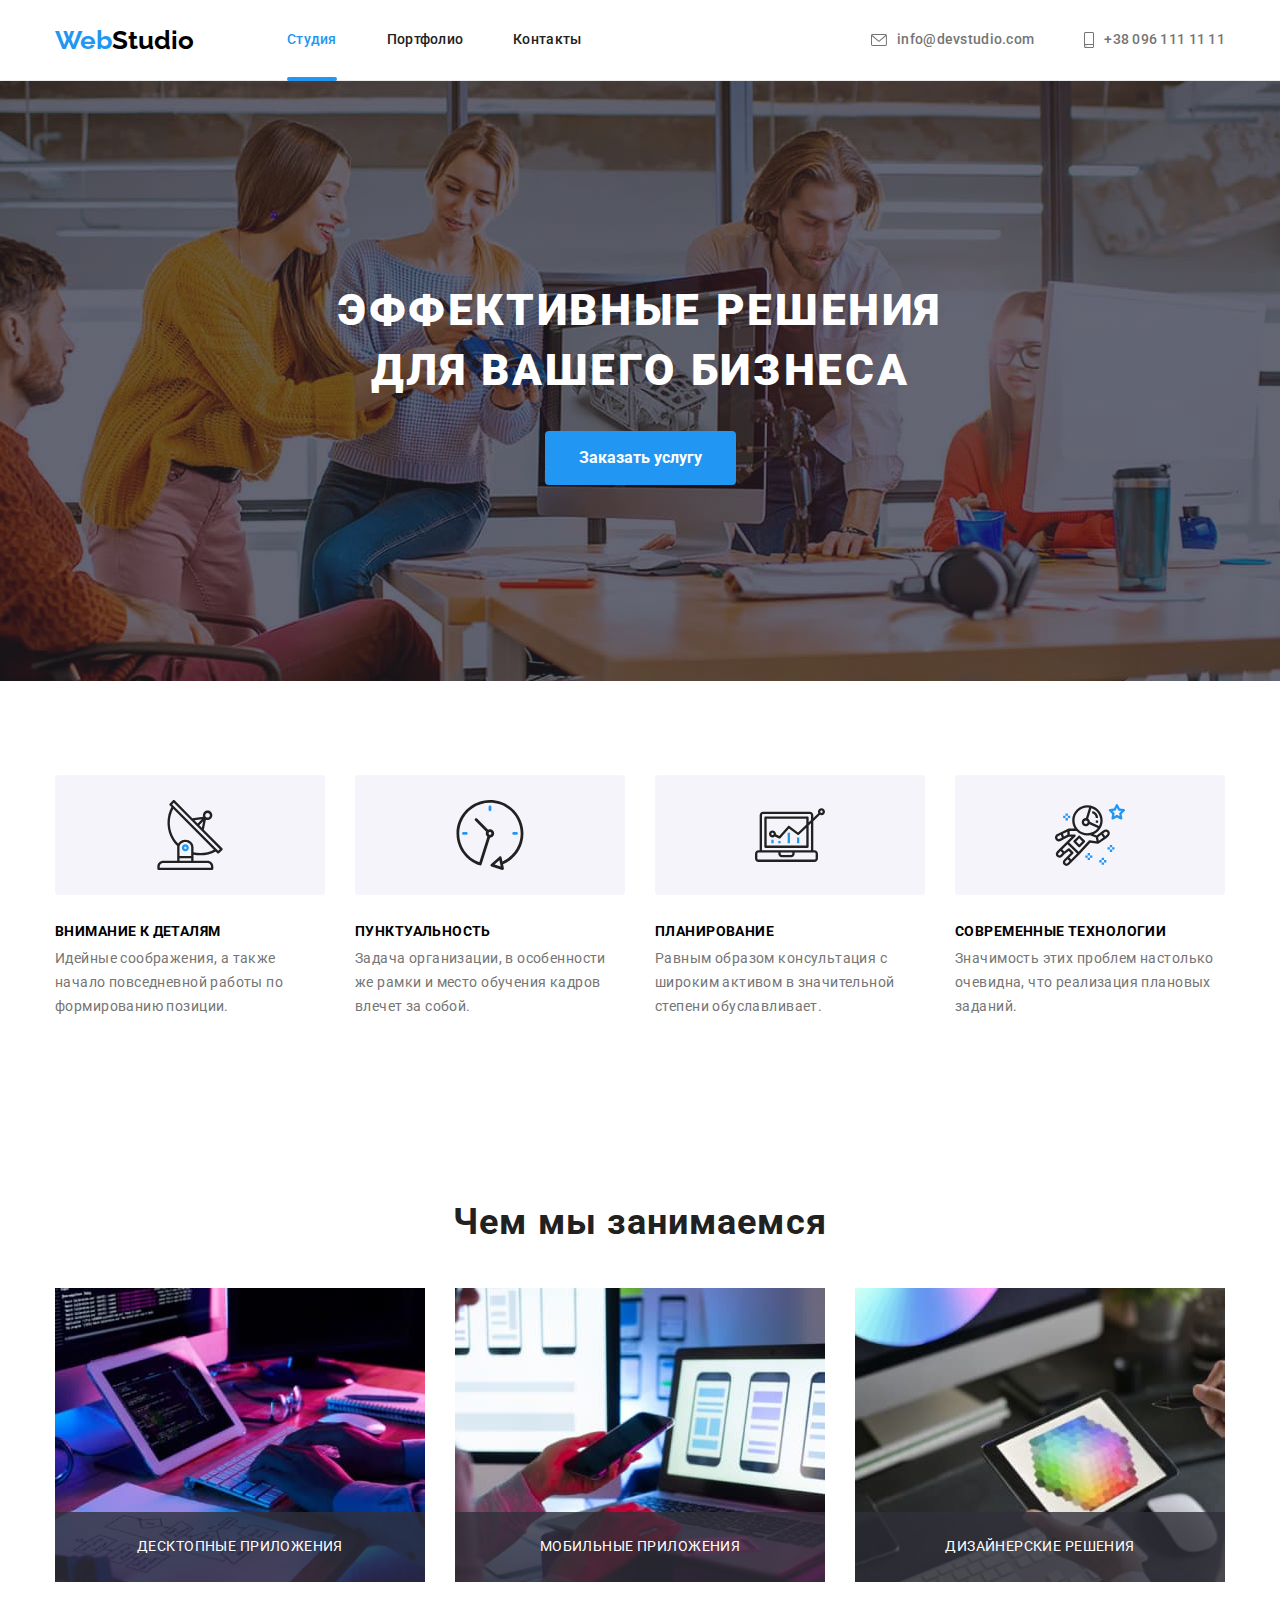
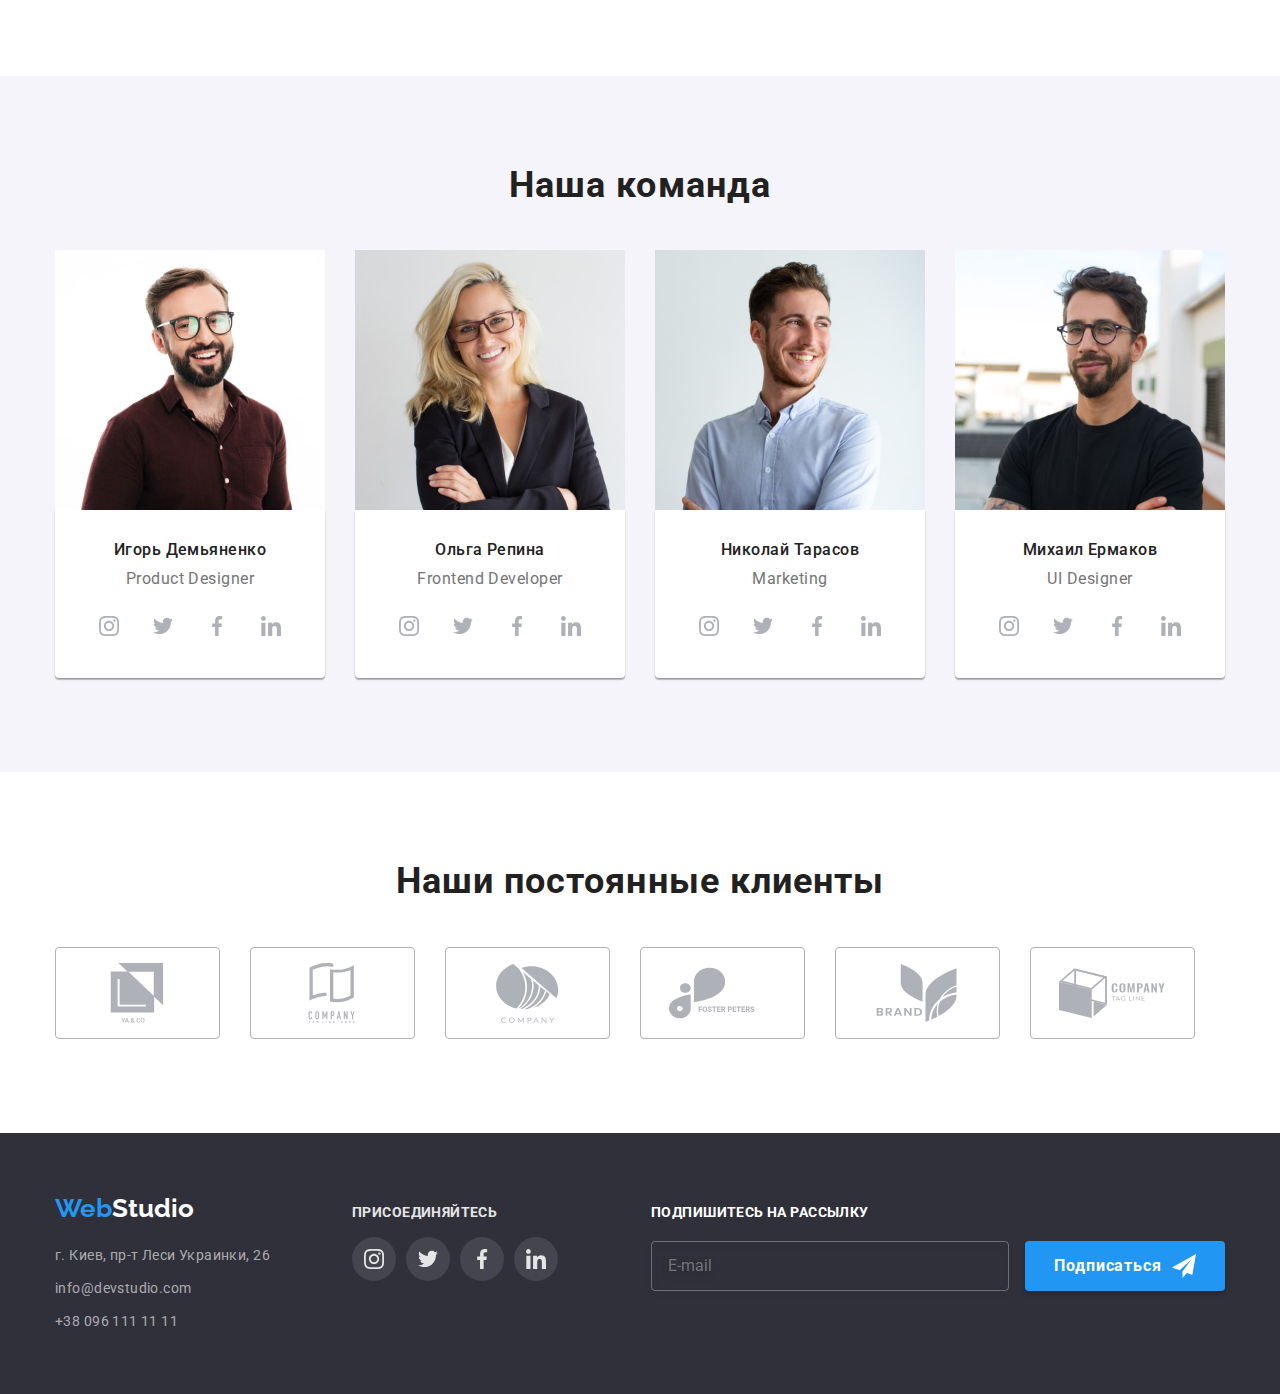
<file: index.html>
<!DOCTYPE html>
<html lang="ru">
  <head>
    <meta charset="UTF-8" />
    <meta http-equiv="X-UA-Compatible" content="IE=edge" />
    <meta name="viewport" content="width=device-width, initial-scale=1.0" />
    <title>Студия</title>
    <link
      href="https://fonts.googleapis.com/css2?family=Raleway:wght@700&family=Roboto:wght@400;500;700;900&display=swap"
      rel="stylesheet"
    />
    <link
      rel="stylesheet"
      href="https://cdnjs.cloudflare.com/ajax/libs/modern-normalize/1.1.0/modern-normalize.css"
      integrity="sha512-Y0MM+V6ymRKN2zStTqzQ227DWhhp4Mzdo6gnlRnuaNCbc+YN/ZH0sBCLTM4M0oSy9c9VKiCvd4Jk44aCLrNS5Q=="
      crossorigin="anonymous"
      referrerpolicy="no-referrer"
    />

    <link rel="stylesheet" href="./css/style.css" />
  </head>
  <body>
    <header class="header">
      <div class="container header-container">
        <nav class="nav">
          <a class="logo" href="#">
            <span class="logo-accent">Web</span>Studio</a
          >
          <ul class="site-nav">
            <li class="item">
              <a
                class="menu-link current-link"
                href="./index.html"
                class="current"
                >Студия</a
              >
            </li>
            <li class="item">
              <a class="menu-link" href="./portfolio.html" class="link"
                >Портфолио</a
              >
            </li>
            <li class="item">
              <a class="menu-link" href="#" class="link">Контакты</a>
            </li>
          </ul>
        </nav>

        <ul class="contact-link">
          <li class="item">
            <a href="mailto:info@devstudio.com" class="contact"
              ><svg width="16" height="12" class="contact-icon">
                <use
                  class="contact-use"
                  href="./images/sprite.svg#envelope"
                ></use></svg
              >info@devstudio.com</a
            >
          </li>
          <li class="item">
            <a href="tel:+380961111111" class="contact"
              ><svg width="10" height="16" class="contact-icon">
                <use href="./images/sprite.svg#smartphone"></use>
              </svg>
              +38 096 111 11 11</a
            >
          </li>
        </ul>
      </div>
    </header>
    <main>
      <section class="hero">
        <h1 class="hero-text">Эффективные решения для вашего бизнеса</h1>
        <button data-modal-open type="button" class="hero-button">
          Заказать услугу
        </button>
      </section>

      <section class="section">
        <div class="container">
          <h2 class="visually-hidden">Наши преимущества</h2>
          <ul class="benefit-list">
            <li class="item-b">
              <div class="benefit-img">
                <svg class="benefit-icon" width="70" height="70">
                  <use href="./images/sprite.svg#antenna"></use>
                </svg>
              </div>
              <h3 class="benefit">Внимание к деталям</h3>
              <p class="benefit-text">
                Идейные соображения, а также начало повседневной работы по
                формированию позиции.
              </p>
            </li>
            <li class="item-b">
              <div class="benefit-img">
                <svg class="benefit-icon" width="70" height="70">
                  <use href="./images/sprite.svg#clock"></use>
                </svg>
              </div>
              <h3 class="benefit">Пунктуальность</h3>
              <p class="benefit-text">
                Задача организации, в особенности же рамки и место обучения
                кадров влечет за собой.
              </p>
            </li>

            <li class="item-b">
              <div class="benefit-img">
                <svg class="benefit-icon" width="70" height="70">
                  <use href="./images/sprite.svg#diagram"></use>
                </svg>
              </div>
              <h3 class="benefit">Планирование</h3>
              <p class="benefit-text">
                Равным образом консультация с широким активом в значительной
                степени обуславливает.
              </p>
            </li>
            <li class="item-b">
              <div class="benefit-img">
                <svg class="benefit-icon" width="70" height="70">
                  <use href="./images/sprite.svg#astronaut"></use>
                </svg>
              </div>
              <h3 class="benefit">Современные технологии</h3>
              <p class="benefit-text">
                Значимость этих проблем настолько очевидна, что реализация
                плановых заданий.
              </p>
            </li>
          </ul>
        </div>
      </section>

      <section class="section">
        <div class="container">
          <h2 class="header-section">Чем мы занимаемся</h2>
          <ul class="boxes">
            <li class="box">
              <img
                src="./images/box1.jpg"
                alt="Изображение верстки html кода"
                width="370"
                height="294"
              />
              <p class="box-discription">Десктопные приложения</p>
            </li>
            <li class="box">
              <img
                src="./images/box2.jpg"
                alt="Изображение процесса адпитвного дизайна"
                width="370"
                height="294"
              />
              <p class="box-discription">Мобильные приложения</p>
            </li>
            <li class="box">
              <img
                src="./images/box3.jpg"
                alt="Изображение процесса цветовой стилизации"
                width="370"
                height="294"
              />
              <p class="box-discription">Дизайнерские решения</p>
            </li>
          </ul>
        </div>
      </section>

      <section class="section team-section">
        <div class="container">
          <h2 class="header-section">Наша команда</h2>
          <ul class="team">
            <li class="team-item">
              <img
                src="./images/foto1.jpg"
                alt="фото Product Designer"
                width="270"
                height="260"
              />
              <div class="item-description">
                <h3 class="team-title">Игорь Демьяненко</h3>
                <p class="team-text">Product Designer</p>
                <ul class="social-list">
                  <li class="social-item">
                    <a href="" class="social-link">
                      <svg class="social-icon" width="20" height="20">
                        <use href="./images/sprite.svg#instagram"></use></svg
                    ></a>
                  </li>
                  <li class="social-item">
                    <a href="" class="social-link">
                      <svg class="social-icon" width="20" height="20">
                        <use href="./images/sprite.svg#twitter"></use></svg
                    ></a>
                  </li>
                  <li class="social-item">
                    <a href="" class="social-link">
                      <svg class="social-icon" width="20" height="20">
                        <use href="./images/sprite.svg#facebook"></use></svg
                    ></a>
                  </li>
                  <li class="social-item">
                    <a href="" class="social-link">
                      <svg class="social-icon" width="20" height="20">
                        <use href="./images/sprite.svg#linkedin"></use></svg
                    ></a>
                  </li>
                </ul>
              </div>
            </li>
            <li class="team-item">
              <img
                src="./images/foto2.jpg"
                alt="фото Frontend Developer"
                width="270"
                height="260"
              />
              <div class="item-description">
                <h3 class="team-title">Ольга Репина</h3>
                <p class="team-text">Frontend Developer</p>
                <ul class="social-list">
                  <li class="social-item">
                    <a href="" class="social-link">
                      <svg class="social-icon" width="20" height="20">
                        <use href="./images/sprite.svg#instagram"></use></svg
                    ></a>
                  </li>
                  <li class="social-item">
                    <a href="" class="social-link">
                      <svg class="social-icon" width="20" height="20">
                        <use href="./images/sprite.svg#twitter"></use></svg
                    ></a>
                  </li>
                  <li class="social-item">
                    <a href="" class="social-link">
                      <svg class="social-icon" width="20" height="20">
                        <use href="./images/sprite.svg#facebook"></use></svg
                    ></a>
                  </li>
                  <li class="social-item">
                    <a href="" class="social-link">
                      <svg class="social-icon" width="20" height="20">
                        <use href="./images/sprite.svg#linkedin"></use></svg
                    ></a>
                  </li>
                </ul>
              </div>
            </li>
            <li class="team-item">
              <img
                src="./images/foto3.jpg"
                alt="фото Marketing"
                width="270"
                height="260"
              />
              <div class="item-description">
                <h3 class="team-title">Николай Тарасов</h3>
                <p class="team-text">Marketing</p>
                <ul class="social-list">
                  <li class="social-item">
                    <a href="" class="social-link">
                      <svg class="social-icon" width="20" height="20">
                        <use href="./images/sprite.svg#instagram"></use></svg
                    ></a>
                  </li>
                  <li class="social-item">
                    <a href="" class="social-link">
                      <svg class="social-icon" width="20" height="20">
                        <use href="./images/sprite.svg#twitter"></use></svg
                    ></a>
                  </li>
                  <li class="social-item">
                    <a href="" class="social-link">
                      <svg class="social-icon" width="20" height="20">
                        <use href="./images/sprite.svg#facebook"></use></svg
                    ></a>
                  </li>
                  <li class="social-item">
                    <a href="" class="social-link">
                      <svg class="social-icon" width="20" height="20">
                        <use href="./images/sprite.svg#linkedin"></use></svg
                    ></a>
                  </li>
                </ul>
              </div>
            </li>
            <li class="team-item">
              <img
                src="./images/foto4.jpg"
                alt="фото UI Designer"
                width="270"
                height="260"
              />
              <div class="item-description">
                <h3 class="team-title">Михаил Ермаков</h3>
                <p class="team-text">UI Designer</p>
                <ul class="social-list">
                  <li class="social-item">
                    <a href="" class="social-link">
                      <svg class="social-icon" width="20" height="20">
                        <use href="./images/sprite.svg#instagram"></use></svg
                    ></a>
                  </li>
                  <li class="social-item">
                    <a href="" class="social-link">
                      <svg class="social-icon" width="20" height="20">
                        <use href="./images/sprite.svg#twitter"></use></svg
                    ></a>
                  </li>
                  <li class="social-item">
                    <a href="" class="social-link">
                      <svg class="social-icon" width="20" height="20">
                        <use href="./images/sprite.svg#facebook"></use></svg
                    ></a>
                  </li>
                  <li class="social-item">
                    <a href="" class="social-link">
                      <svg class="social-icon" width="20" height="20">
                        <use href="./images/sprite.svg#linkedin"></use></svg
                    ></a>
                  </li>
                </ul>
              </div>
            </li>
          </ul>
        </div>
      </section>
      <section class="clients section">
        <div class="container">
          <h2 class="header-section">Наши постоянные клиенты</h2>
          <ul class="clients-list">
            <li class="client-item">
              <a href="#" class="client-link">
                <svg class="client-icon" width="106px" height="60px">
                  <use href="./images/sprite.svg#logo1"></use>
                </svg>
              </a>
            </li>
            <li class="client-item">
              <a href="#" class="client-link">
                <svg class="client-icon" width="106" height="60">
                  <use href="./images/sprite.svg#logo2"></use>
                </svg>
              </a>
            </li>
            <li class="client-item">
              <a href="#" class="client-link">
                <svg class="client-icon" width="106" height="60">
                  <use href="./images/sprite.svg#logo3"></use>
                </svg>
              </a>
            </li>
            <li class="client-item">
              <a href="#" class="client-link">
                <svg class="client-icon" width="106" height="60">
                  <use href="./images/sprite.svg#logo4"></use>
                </svg>
              </a>
            </li>
            <li class="client-item">
              <a href="#" class="client-link">
                <svg class="client-icon" width="106" height="60">
                  <use href="./images/sprite.svg#logo5"></use>
                </svg>
              </a>
            </li>
            <li class="client-item">
              <a href="#" class="client-link">
                <svg class="client-icon" width="106" height="60">
                  <use href="./images/sprite.svg#logo6"></use>
                </svg>
              </a>
            </li>
          </ul>
        </div>
      </section>
    </main>
    <footer class="footer">
      <div class="container footer-container">
        <div class="secondary-footer-section">
          <a class="logo-footer" href="#">
            <span class="logo-accent">Web</span>Studio</a
          >
          <address>
            <ul class="boxes-address">
              <li class="addres-item">
                <a href="=" class="address-link">
                  г. Киев, пр-т Леси Украинки, 26
                </a>
              </li>
              <li class="addres-item">
                <a href="mailto:info@devstudio.com" class="address-link"
                  >info@devstudio.com</a
                >
              </li>
              <li class="addres-item">
                <a href="tel:+380961111111" class="address-link"
                  >+38 096 111 11 11</a
                >
              </li>
            </ul>
          </address>
        </div>
        <div class="footer-social">
          <p class="join">присоединяйтесь</p>
          <ul class="social-list list">
            <li class="social-item">
              <a href="#" class="footer-social-link">
                <svg class="footer-social-icon" width="20" height="20">
                  <use href="./images/sprite.svg#instagram"></use>
                </svg>
              </a>
            </li>
            <li class="social-item">
              <a href="#" class="footer-social-link">
                <svg class="footer-social-icon" width="20" height="20">
                  <use href="./images/sprite.svg#twitter"></use>
                </svg>
              </a>
            </li>
            <li class="social-item">
              <a href="#" class="footer-social-link">
                <svg class="footer-social-icon" width="20" height="20">
                  <use href="./images/sprite.svg#facebook"></use>
                </svg>
              </a>
            </li>
            <li class="social-item">
              <a href="#" class="footer-social-link">
                <svg class="footer-social-icon" width="20" height="20">
                  <use href="./images/sprite.svg#linkedin"></use>
                </svg>
              </a>
            </li>
          </ul>
        </div>

        <div class="footer-subscribe-form">
          <form action="#" class="footer-form">
          <p class="footer-form-head">Подпишитесь на рассылку</p>
          <label class="footer-form-field">
            <input
              type="email"
              class="footer-form-input"
              name="email"
              placeholder="E-mail"
            />
          </label>
          <button type="submit" class="footer-form-button">
            Подписаться
            <svg class="footer-form-icon" width="24" height="24">
              <use href="./images/sprite.svg#send"></use>
            </svg>
          </button>
          </form>
        </div>
      </div>
    </footer>
    <div class="backdrop is-hidden" data-modal>
      <div class="modal">
        <button type="button" class="modal-btn" data-modal-close>
          <svg class="modal-close-icon" width="11" height="11">
            <use href="./images/sprite.svg#close"></use>
          </svg>
        </button>

        <form action="#" class="modal-form">
          <p class="modal-form-head">Оставьте свои данные, мы вам перезвоним</p>
          <label class="modal-form-field"
            >Имя
            <span class="modal-form-wraper">
              <input type="text" class="modal-form-input" name="user-name" />
              <svg class="modal-form-icon" width="18" height="18">
                <use href="./images/sprite.svg#person"></use>
              </svg>
            </span>
          </label>
          <label class="modal-form-field"
            >Телефон
            <span class="modal-form-wraper">
              <input type="tel" class="modal-form-input" name="user-tel" />
              <svg class="modal-form-icon" width="18" height="18">
                <use href="./images/sprite.svg#phone"></use>
              </svg>
            </span>
          </label>
          <label class="modal-form-field"
            >Почта
            <span class="modal-form-wraper">
              <input type="email" class="modal-form-input" name="user-email" />
              <svg class="modal-form-icon" width="18" height="18">
                <use href="./images/sprite.svg#email"></use>
              </svg>
            </span>
          </label>
          <label class="modal-form-field form-massage"
            >Комментарий
            <textarea
              class="modal-form-massage"
              name="user-massage"
              placeholder="Введите текст"
            ></textarea>
          </label>

          <input
            type="checkbox"
            id="accept-policy"
            class="modal-form-checkbox visually-hidden"
          />
          <label for="accept-policy" class="modal-form-checkbox-label"
            >Соглашаюсь с рассылкой и принимаю&nbsp
            <a href="#">Условия договора</a></label>
          <button type="submit" class="modal-form-button">Отправить</button>
        </form>
      </div>
    </div>
  </body>
  <script src="./js/modal.js"></script>
</html>
</file>
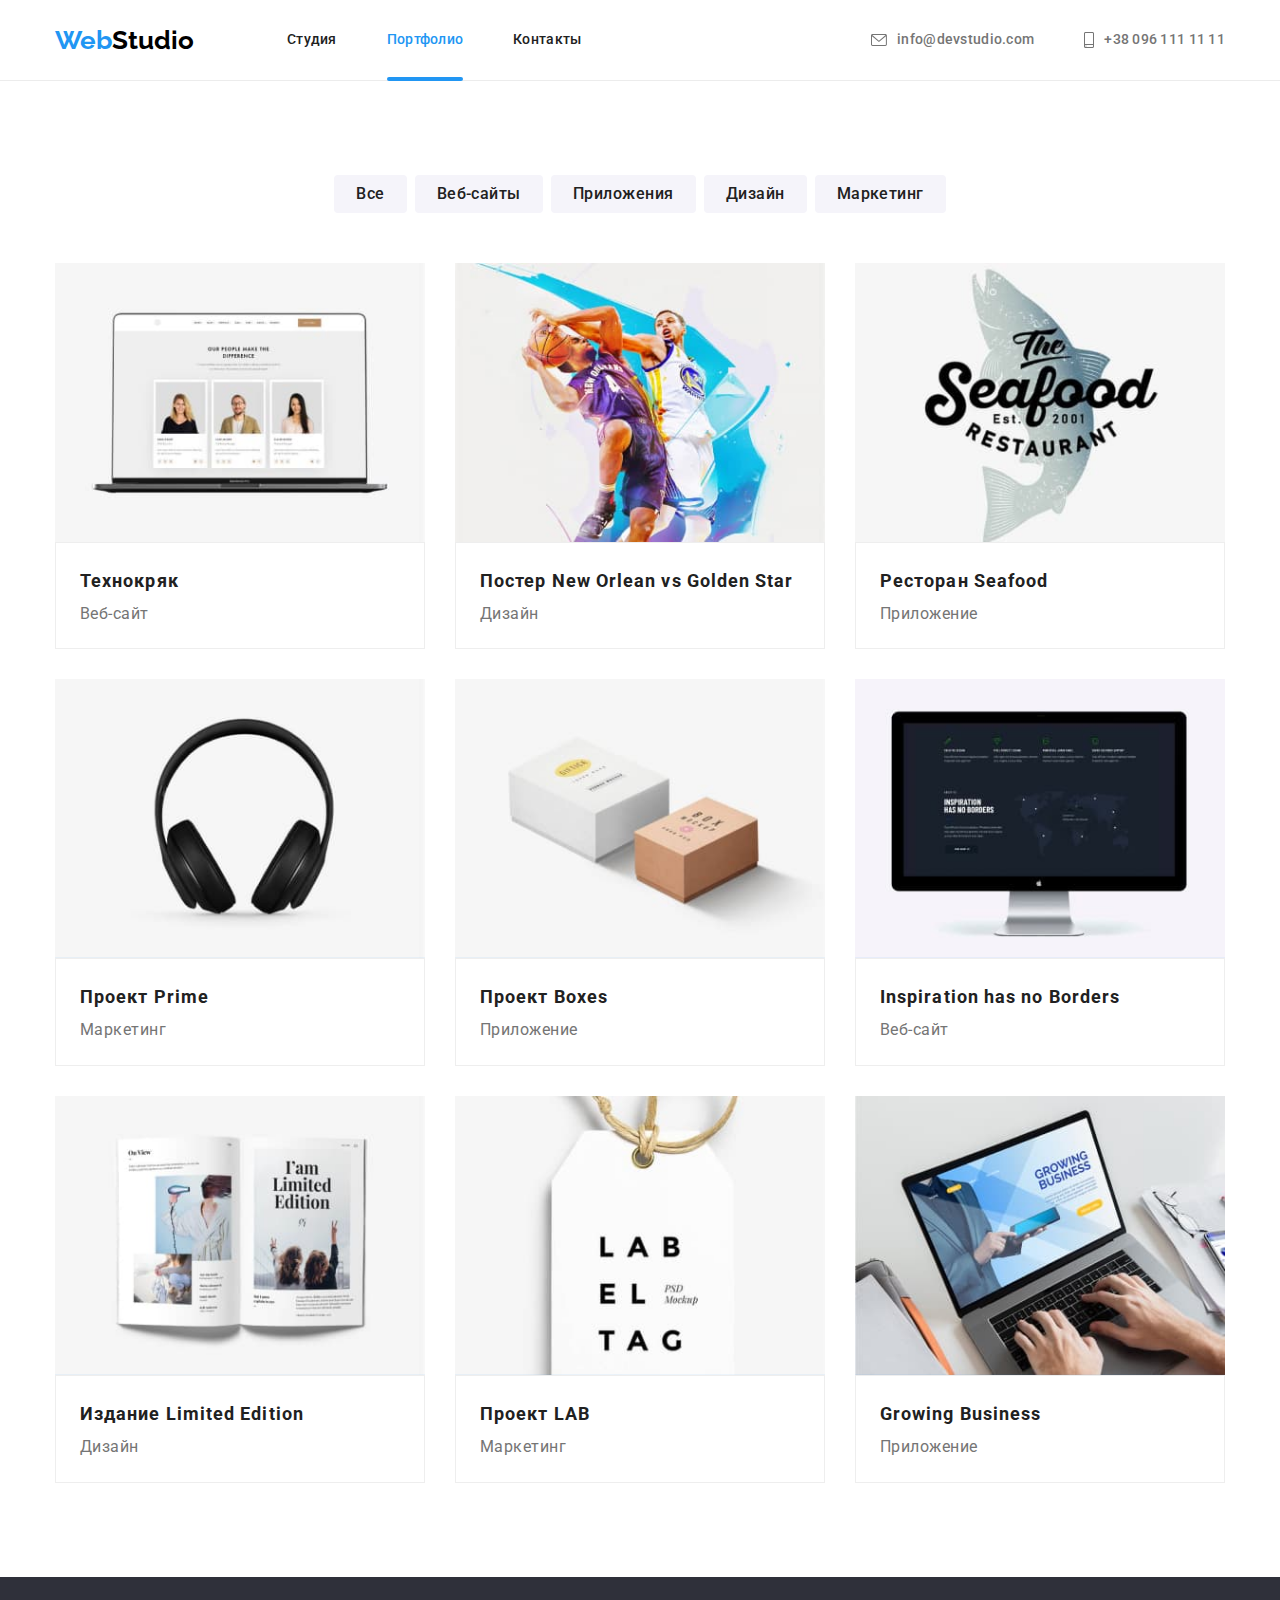
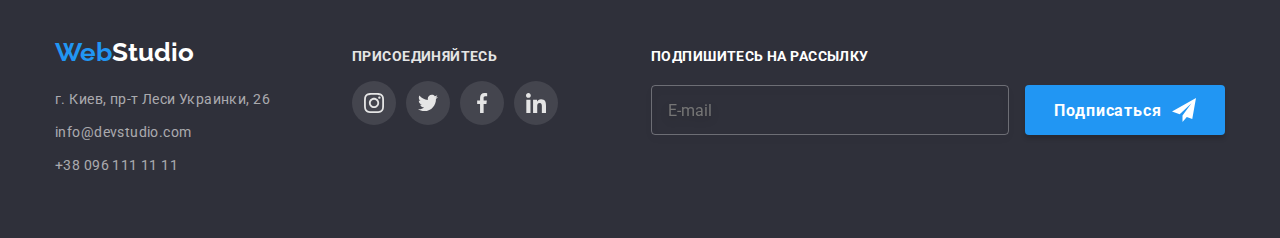
<file: portfolio.html>
<!DOCTYPE html>
<html lang="ru">
  <head>
    <meta charset="UTF-8" />
    <meta http-equiv="X-UA-Compatible" content="IE=edge" />
    <meta name="viewport" content="width=device-width, initial-scale=1.0" />
    <title>Портфолио</title>
    <link
      href="https://fonts.googleapis.com/css2?family=Raleway:wght@700&family=Roboto:wght@400;500;700;900&display=swap"
      rel="stylesheet"
    />
    <link
      rel="stylesheet"
      href="https://cdnjs.cloudflare.com/ajax/libs/modern-normalize/1.1.0/modern-normalize.css"
      integrity="sha512-Y0MM+V6ymRKN2zStTqzQ227DWhhp4Mzdo6gnlRnuaNCbc+YN/ZH0sBCLTM4M0oSy9c9VKiCvd4Jk44aCLrNS5Q=="
      crossorigin="anonymous"
      referrerpolicy="no-referrer"
    />
    <link rel="stylesheet" href="./css/style.css" />
  </head>
  <body>
    <header class="header">
      <div class="container header-container">
        <nav class="nav">
          <a class="logo" href="#">
            <span class="logo-accent">Web</span>Studio</a
          >
          <ul class="site-nav">
            <li class="item">
              <a class="menu-link" href="./index.html" class="link">Студия</a>
            </li>
            <li class="item">
              <a
                class="menu-link current-link"
                href="./portfolio.html"
                class="current"
                >Портфолио</a
              >
            </li>
            <li class="item">
              <a class="menu-link" href="#" class="link">Контакты</a>
            </li>
          </ul>
        </nav>

        <ul class="contact-link">
          <li class="item">
            <a href="mailto:info@devstudio.com" class="contact"
              ><svg width="16" height="12" class="contact-icon">
                <use
                  class="contact-use"
                  href="./images/sprite.svg#envelope"
                ></use></svg
              >info@devstudio.com</a
            >
          </li>
          <li class="item">
            <a href="tel:+380961111111" class="contact"
              ><svg width="10" height="16" class="contact-icon">
                <use href="./images/sprite.svg#smartphone"></use>
              </svg>
              +38 096 111 11 11</a
            >
          </li>
        </ul>
      </div>
    </header>
    <main>
      <section class="section">
        <div class="container">
          <h1 class="visually-hidden">Наши проекты</h1>
          <ul class="filter-buttons">
            <li class="filter-items">
              <button type="button" class="filter-btn">Все</button>
            </li>
            <li class="filter-items">
              <button type="button" class="filter-btn">Веб-сайты</button>
            </li>
            <li class="filter-items">
              <button type="button" class="filter-btn">Приложения</button>
            </li>
            <li class="filter-items">
              <button type="button" class="filter-btn">Дизайн</button>
            </li>
            <li class="filter-items">
              <button type="button" class="filter-btn">Маркетинг</button>
            </li>
          </ul>

          <ul class="gal-projects">
            <li class="gal-element">
              <a href="" class="gal-link">
                <div class="project-item">
                  <img
                    src="./images/technokryak_project.jpg"
                    alt="Технокряк"
                    width="390"
                    height="294"
                  />
                  <div class="overlay-text">
                    <p class="project-picture-txt">
                      Технокряк это современная площадка распространения
                      коронавируса. Компании используют эту платформу для
                      цифрового шпионажа и атак на защищённые сервера
                      конкурентов.
                    </p>
                  </div>
                </div>

                <div class="project-discription">
                  <h2 class="project-name">Технокряк</h2>
                  <p class="project-txt">Веб-сайт</p>
                </div>
              </a>
            </li>
            <li class="gal-element">
              <a href="" class="gal-link">
                <div class="project-item">
                  <img
                    src="./images/poster_project.jpg"
                    alt="Постер New Orlean vs Golden Star"
                    width="390"
                    height="294"
                  />
                  <div class="overlay-text">
                    <p class="project-picture-txt">
                      Технокряк это современная площадка распространения
                      коронавируса. Компании используют эту платформу для
                      цифрового шпионажа и атак на защищённые сервера
                      конкурентов.
                    </p>
                  </div>
                </div>
                <div class="project-discription">
                  <h2 class="project-name">Постер New Orlean vs Golden Star</h2>
                  <p class="project-txt">Дизайн</p>
                </div>
              </a>
            </li>
            <li class="gal-element">
              <a href="" class="gal-link">
                <div class="project-item">
                  <img
                    src="./images/project_seafood.jpg"
                    alt="Ресторан Seafood"
                    width="390"
                    height="294"
                  />
                  <div class="overlay-text">
                    <p class="project-picture-txt">
                      Технокряк это современная площадка распространения
                      коронавируса. Компании используют эту платформу для
                      цифрового шпионажа и атак на защищённые сервера
                      конкурентов.
                    </p>
                  </div>
                </div>
                <div class="project-discription">
                  <h2 class="project-name">Ресторан Seafood</h2>
                  <p class="project-txt">Приложение</p>
                </div>
              </a>
            </li>
            <li class="gal-element">
              <a href="" class="gal-link">
                <div class="project-item">
                  <img
                    src="./images/prime_project.jpg"
                    alt="Проект Prime"
                    width="390"
                    height="294"
                  />
                  <div class="overlay-text">
                    <p class="project-picture-txt">
                      Технокряк это современная площадка распространения
                      коронавируса. Компании используют эту платформу для
                      цифрового шпионажа и атак на защищённые сервера
                      конкурентов.
                    </p>
                  </div>
                </div>
                <div class="project-discription">
                  <h2 class="project-name">Проект Prime</h2>
                  <p class="project-txt">Маркетинг</p>
                </div>
              </a>
            </li>
            <li class="gal-element">
              <a href="" class="gal-link">
                <div class="project-item">
                  <img
                    src="./images/boxes_project.jpg"
                    alt="Проект Boxes"
                    width="390"
                    height="294"
                  />
                  <div class="overlay-text">
                    <p class="project-picture-txt">
                      Технокряк это современная площадка распространения
                      коронавируса. Компании используют эту платформу для
                      цифрового шпионажа и атак на защищённые сервера
                      конкурентов.
                    </p>
                  </div>
                </div>
                <div class="project-discription">
                  <h2 class="project-name">Проект Boxes</h2>
                  <p class="project-txt">Приложение</p>
                </div>
              </a>
            </li>
            <li class="gal-element">
              <a href="" class="gal-link">
                <div class="project-item">
                  <img
                    src="./images/i-has-no-b_project.jpg"
                    alt="Inspiration has no Borders"
                    width="390"
                    height="294"
                  />
                  <div class="overlay-text">
                    <p class="project-picture-txt">
                      Технокряк это современная площадка распространения
                      коронавируса. Компании используют эту платформу для
                      цифрового шпионажа и атак на защищённые сервера
                      конкурентов.
                    </p>
                  </div>
                </div>
                <div class="project-discription">
                  <h2 class="project-name">Inspiration has no Borders</h2>
                  <p class="project-txt">Веб-сайт</p>
                </div>
              </a>
            </li>
            <li class="gal-element">
              <a href="" class="gal-link">
                <div class="project-item">
                  <img
                    src="./images/publication_project.jpg"
                    alt="Издание Limited Edition"
                    width="390"
                    height="294"
                  />
                  <div class="overlay-text">
                    <p class="project-picture-txt">
                      Технокряк это современная площадка распространения
                      коронавируса. Компании используют эту платформу для
                      цифрового шпионажа и атак на защищённые сервера
                      конкурентов.
                    </p>
                  </div>
                </div>
                <div class="project-discription">
                  <h2 class="project-name">Издание Limited Edition</h2>
                  <p class="project-txt">Дизайн</p>
                </div>
              </a>
            </li>
            <li class="gal-element">
              <a href="" class="gal-link">
                <div class="project-item">
                  <img
                    src="./images/lab_project.jpg"
                    alt="Проект LAB"
                    width="390"
                    height="294"
                  />
                  <div class="overlay-text">
                    <p class="project-picture-txt">
                      Технокряк это современная площадка распространения
                      коронавируса. Компании используют эту платформу для
                      цифрового шпионажа и атак на защищённые сервера
                      конкурентов.
                    </p>
                  </div>
                </div>
                <div class="project-discription">
                  <h2 class="project-name">Проект LAB</h2>
                  <p class="project-txt">Маркетинг</p>
                </div>
              </a>
            </li>
            <li class="gal-element">
              <a href="" class="gal-link">
                <div class="project-item">
                  <img
                    src="./images/gb_project.jpg"
                    alt="Growing Business"
                    width="390"
                    height="294"
                  />
                  <div class="overlay-text">
                    <p class="project-picture-txt">
                      Технокряк это современная площадка распространения
                      коронавируса. Компании используют эту платформу для
                      цифрового шпионажа и атак на защищённые сервера
                      конкурентов.
                    </p>
                  </div>
                </div>
                <div class="project-discription">
                  <h2 class="project-name">Growing Business</h2>
                  <p class="project-txt">Приложение</p>
                </div>
              </a>
            </li>
          </ul>
        </div>
      </section>
    </main>
  <footer class="footer">
    <div class="container footer-container">
      <div class="secondary-footer-section">
        <a class="logo-footer" href="#">
          <span class="logo-accent">Web</span>Studio</a>
        <address>
          <ul class="boxes-address">
            <li class="addres-item">
              <a href="=" class="address-link">
                г. Киев, пр-т Леси Украинки, 26
              </a>
            </li>
            <li class="addres-item">
              <a href="mailto:info@devstudio.com" class="address-link">info@devstudio.com</a>
            </li>
            <li class="addres-item">
              <a href="tel:+380961111111" class="address-link">+38 096 111 11 11</a>
            </li>
          </ul>
        </address>
      </div>
      <div class="footer-social">
        <p class="join">присоединяйтесь</p>
        <ul class="social-list list">
          <li class="social-item">
            <a href="#" class="footer-social-link">
              <svg class="footer-social-icon" width="20" height="20">
                <use href="./images/sprite.svg#instagram"></use>
              </svg>
            </a>
          </li>
          <li class="social-item">
            <a href="#" class="footer-social-link">
              <svg class="footer-social-icon" width="20" height="20">
                <use href="./images/sprite.svg#twitter"></use>
              </svg>
            </a>
          </li>
          <li class="social-item">
            <a href="#" class="footer-social-link">
              <svg class="footer-social-icon" width="20" height="20">
                <use href="./images/sprite.svg#facebook"></use>
              </svg>
            </a>
          </li>
          <li class="social-item">
            <a href="#" class="footer-social-link">
              <svg class="footer-social-icon" width="20" height="20">
                <use href="./images/sprite.svg#linkedin"></use>
              </svg>
            </a>
          </li>
        </ul>
      </div>
  
      <div class="footer-subscribe-form">
        <form action="#" class="footer-form">
          <p class="footer-form-head">Подпишитесь на рассылку</p>
          <label class="footer-form-field">
            <input type="email" class="footer-form-input" name="email" placeholder="E-mail" />
          </label>
          <button type="submit" class="footer-form-button">
            Подписаться
            <svg class="footer-form-icon" width="24" height="24">
              <use href="./images/sprite.svg#send"></use>
            </svg>
          </button>
        </form>
      </div>
    </div>
  </footer>
  </body>
</html>
</file>
<file: css/style.css>
:root {
  --main-color: #212121;
  --secondary-color: #757575;
  --accent-color: #2196f3;
  --two-accent-color: #ffffff;
  --background-primary: #e5e5e5;
  --social-items-our-client: #afb1b8;
}

body {
  font-family: Roboto, sans-serif;
}
ul {
  padding: 0;
  margin: 0;
  list-style: none;
}
.container {
  width: 1200px;
  margin: 0 auto;
  padding: 0 15px;
}
h1,
h2,
h3,
p {
  margin: 0;
}

.section {
  padding: 94px 0;
}

img {
  display: block;
  max-width: 100%;
  height: auto;
}

/* ---- Шапка сайта ----*/

.nav {
  display: flex;
  align-items: center;
}

.header {
  border-bottom: solid 1px #ececec;
}
.header-container {
  display: flex;
  align-items: center;
}

.logo {
  margin-right: 93px;
  color: #000000;
  font-family: Raleway, sans-serif;
  font-weight: 700;
  font-size: 26px;
  line-height: 1.19;
  text-decoration: none;
}

.logo-accent {
  color: var(--accent-color);
}

.site-nav {
  display: flex;
}
.site-nav .item {
  margin-right: 50px;
}
.site-nav .item:last-child {
  margin-right: 0;
}
.site-nav .menu-link {
  display: block;
  padding-top: 32px;
  padding-bottom: 32px;

  color: var(--main-color);
  font-weight: 500;
  font-size: 14px;
  line-height: 1.14;
  letter-spacing: 0.02em;
  text-decoration: none;
  transition-property: color;
  transition-duration: 250ms;
  transition-timing-function: cubic-bezier(0.4, 0, 0.2, 1);
}

.menu-link.current-link {
  display: block;
  padding-top: 32px;
  padding-bottom: 32px;

  color: var(--accent-color);
  font-weight: 500;
  font-size: 14px;
  line-height: 1.14;
  letter-spacing: 0.02em;
  text-decoration: none;
}
.menu-link {
  position: relative;
}

.menu-link.current-link::after {
  content: "";
  width: 100%;
  position: absolute;
  height: 4px;
  border-radius: 2px;
  bottom: -1px;
  display: block;
  background-color: var(--accent-color);
}

.site-nav .menu-link:hover,
.site-nav .menu-link:focus {
  color: var(--accent-color);
}

/*  Шапка контакты */

.contact-link {
  display: flex;
  margin-left: auto;
  align-content: center;
}

.contact-link .item {
  display: flex;
  align-content: center;
}

.contact-icon {
  margin-right: 10px;
  fill: var(--secondary-color);
}
.contact:focus .contact-icon {
  fill: var(--accent-color);
}
.item:hover .contact-icon {
  fill: var(--accent-color);
}

.contact-link .item + .item {
  margin-left: 50px;
}

.contact-link .contact {
  color: var(--secondary-color);
  font-weight: 500;
  font-size: 14px;
  line-height: 1.14;
  letter-spacing: 0.02em;
  text-decoration: none;
  display: flex;
  align-items: center;
  padding-top: 32px;
  padding-bottom: 32px;
  transition-property: color;
  transition-duration: 250ms;
  transition-timing-function: cubic-bezier(0.4, 0, 0.2, 1);
}

.contact-link .contact-icon {
  transition-property: fill;
  transition-duration: 250ms;
  transition-timing-function: cubic-bezier(0.4, 0, 0.2, 1);
}

.contact-link .contact:hover,
.contact-link .contact:focus {
  color: var(--accent-color);
  fill: var(--accent-color);
}

/*  Герой */
.hero {
  background-color: #2f303a;
  background-image: linear-gradient(
      rgba(47, 48, 58, 0.4),
      rgba(47, 48, 58, 0.4)
    ),
    url(../images/hero-background.jpg);
  max-width: 1600px;
  height: 600px;
  margin-left: auto;
  margin-right: auto;
  background-repeat: no-repeat;
  background-size: cover;
  background-position: center;
  padding-top: 200px;
  padding-bottom: 200px;
  text-align: center;
  color: var(--two-accent-color);
}
.hero-text {
  width: 696px;
  margin-left: auto;
  margin-right: auto;
  font-weight: 900;
  font-size: 44px;
  line-height: 1.36;
  letter-spacing: 0.06em;
  text-transform: uppercase;
  color: var(--two-accent-color);
  margin-bottom: 30px;
}
.hero-button {
  padding: 10px 32px 10px 32px;
  border-radius: 4px;
  border: 2px solid #2196f3;

  background-color: var(--accent-color);
  font-family: Roboto;
  font-weight: 700;
  font-size: 16px;
  line-height: 1.87;
  color: var(--two-accent-color);
  cursor: pointer;
  transition-property: background-color;
  transition-duration: 250ms;
  transition-timing-function: cubic-bezier(0.4, 0, 0.2, 1);
}
.hero-button:focus,
.hero-button:hover {
  background-color: #188ce8;
}

/*  Наши преимущества */

.benefit-img {
  justify-content: center;
  align-items: center;
  width: 270px;
  height: 120px;
  background: #f5f4fa;
  border-radius: 4px;
  margin-bottom: 30px;
  display: flex;
}
.benefit-icon {
  background-position: center;
}

.visually-hidden {
  position: absolute;
  width: 1px;
  height: 1px;
  margin: -1px;
  padding: 0;
  overflow: hidden;
  border: 0;
  clip: rect(0 0 0 0);
}
.item-b {
  margin-right: 30px;
}

.benefit-list .item-b:last-child {
  margin-right: 0px;
}

.benefit-list {
  display: flex;
}

.benefit {
  margin-bottom: 10px;
  font-weight: 700;
  font-size: 14px;
  line-height: 0.87;
  letter-spacing: 0.03em;
  text-transform: uppercase;
}

.benefit-text {
  color: #757575;
  font-size: 14px;
  line-height: 1.71;
  letter-spacing: 0.03em;
}
/*  Чем мы занимаемся */
.header-section {
  margin-bottom: 50px;
  font-weight: 700;
  font-size: 36px;
  line-height: 0.85;
  text-align: center;
  letter-spacing: 0.03em;
  color: var(--main-color);
}

.boxes {
  display: flex;
}

.box {
  position: relative;
  margin-right: 30px;
}

.boxes .box:last-child {
  margin-right: 0px;
}

.box-discription {
  width: 370px;
  height: 70px;
  font-family: Roboto;
  font-size: 14px;
  line-height: 1.14;
  letter-spacing: 0.03em;
  background-color: rgba(47, 48, 58, 0.8);
  color: #ffffff;
  text-transform: uppercase;
  display: flex;
  align-items: center;
  justify-content: center;
}

.box > .box-discription {
  position: absolute;
  top: 224px;
}

/*  Наша команда */
.team-section {
  background-color: #f5f4fa;
}
.team {
  display: flex;
}

.team-item {
  text-align: center;
  margin-right: 30px;
}

.team-item:last-child {
  margin-right: 0px;
}

.item-description {
  padding-top: 30px;
  padding-bottom: 30px;
  background-color: #ffffff;
  box-shadow: 0px 1px 3px rgba(0, 0, 0, 0.12), 0px 1px 1px rgba(0, 0, 0, 0.14),
    0px 2px 1px rgba(0, 0, 0, 0.2);
  border-radius: 0px 0px 4px 4px;
}

.team-title {
  margin-bottom: 10px;
  font-weight: 500;
  font-size: 16px;
  line-height: 1.19;
  color: var(--main-color);
  letter-spacing: 0.03em;
}
.team-text {
  font-size: 16px;
  line-height: 1.19;
  color: var(--secondary-color);
  letter-spacing: 0.03em;
}
.social-list {
  display: flex;
  justify-content: center;
  margin-top: 16px;
}
.social-item {
  width: 44px;
  height: 44px;
  margin-right: 10px;
}
.social-item:last-child {
  margin-right: 0;
}
.social-icon {
  fill: #afb1b8;
}

.social-link {
  width: 100%;
  height: 100%;
  border-radius: 50%;
  display: flex;
  align-items: center;
  justify-content: center;
  transition-property: background-color;
  transition-duration: 250ms;
  transition-timing-function: cubic-bezier(0.4, 0, 0.2, 1);
}
.social-icon {
  transition-property: fill;
  transition-duration: 250ms;
  transition-timing-function: cubic-bezier(0.4, 0, 0.2, 1);
}

.social-link:hover,
.social-link:focus {
  background-color: var(--accent-color);
}
.social-link:hover .social-icon,
.social-link:focus .social-icon {
  fill: var(--two-accent-color);
}

/*  Наши постоянные клиенты */
.clients-list {
  display: flex;
  flex-wrap: wrap;
}
.client-item {
  display: flex;
  height: 92px;
  flex-basis: calc(100% / 6 - 30px);
  margin-right: 30px;
}
.client-link {
  display: flex;
  align-items: center;
  justify-content: center;
  border: 1px solid var(--social-items-our-client);
  border-radius: 4px;
  width: 100%;
  height: 100%;
  transition-property: border;
  transition-duration: 250ms;
  transition-timing-function: cubic-bezier(0.4, 0, 0.2, 1);
}

.client-icon {
  transition-property: fill;
  transition-duration: 250ms;
  transition-timing-function: cubic-bezier(0.4, 0, 0.2, 1);
}

.client-item:last-child {
  margin-right: 0;
}
.client-icon {
  fill: var(--social-items-our-client);
}
.client-link:hover,
.client-link:focus {
  border: 1px solid var(--accent-color);
}
.client-link:hover .client-icon,
.client-link:focus .client-icon {
  fill: var(--accent-color);
}
/*  Подвал сайта */

.footer-container {
  display: flex;
  align-items: baseline;
}
.secondary-footer-section {
  flex-grow: 1;
}

.addres-item {
  margin-bottom: 9px;
}
.addres-item:last-child {
  margin-bottom: 0;
}

.boxes-address .address-link {
  color: rgba(255, 255, 255, 0.6);
  font-family: Roboto;
  font-style: normal;
  font-size: 14px;
  line-height: 1.71;
  letter-spacing: 0.03em;
  text-decoration: none;
  transition-property: color;
  transition-duration: 250ms;
  transition-timing-function: cubic-bezier(0.4, 0, 0.2, 1);
}

.addres-item {
  list-style-type: none;
}

.boxes-address .address-link:focus,
.boxes-address .address-link:hover {
  color: var(--two-accent-color);
}

.footer {
  padding: 60px 0;
  background-color: #2f303a;
  align-items: center;
}
.logo-footer {
  display: inline-block;
  margin-bottom: 20px;

  color: var(--two-accent-color);
  font-family: Raleway, sans-serif;
  font-weight: 700;
  font-size: 26px;
  line-height: 1.19;
  text-decoration: none;
}
/*  Присоединяйтесь в соц сетях*/

.join {
  color: var(--background-primary);
  font-weight: 700;
  font-size: 14px;
  line-height: 1.14;
  letter-spacing: 0.03em;
  text-transform: uppercase;
}

.footer-social {
  margin-left: 70px;
}

.footer-social-link {
  background-color: rgba(255, 255, 255, 0.1);
  width: 100%;
  height: 100%;
  display: flex;
  justify-content: center;
  align-items: center;
  border-radius: 50%;
  transition-property: background-color;
  transition-duration: 250ms;
  transition-timing-function: cubic-bezier(0.4, 0, 0.2, 1);
}

.footer-social-icon {
  fill: var(--background-primary);
}
.footer-social-link:hover,
.footer-social-link:focus {
  background-color: var(--accent-color);
}

/*  СТРАНИЦА ПОРТФОЛИО */

/*  Наши проекты фильтры */

.filter-btn:hover,
.filter-btn:focus {
  color: var(--two-accent-color);
  background-color: var(--accent-color);
  box-shadow: 0px 3px 1px rgba(0, 0, 0, 0.1), 0px 1px 2px rgba(0, 0, 0, 0.08),
    0px 2px 2px rgba(0, 0, 0, 0.12);
}

.filter-btn {
  border-radius: 4px;
  border: transparent;
  padding: 6px 22px 6px 22px;
  color: var(--main-color);
  font-family: Roboto;
  font-weight: 500;
  font-size: 16px;
  line-height: 1.6;
  letter-spacing: 0.03em;
  background-color: #f5f4fa;
  cursor: pointer;
  transition-property: color, background-color, border, box-shadow;
  transition-duration: 250ms;
  transition-timing-function: cubic-bezier(0.4, 0, 0.2, 1);
}
/*  Галерея проектов*/

.filter-buttons {
  display: flex;
  justify-content: center;
  margin-bottom: 50px;
}
.filter-items {
  margin-right: 8px;
}
.filter-items:last-child {
  margin-right: 0;
}
.gal-projects {
  display: flex;
  flex-wrap: wrap;
}
.gal-element {
  width: 370px;
  margin-right: 30px;
  margin-bottom: 30px;
  cursor: pointer;
  transition-property: box-shadow;
  transition-duration: 250ms;
  transition-timing-function: cubic-bezier(0.4, 0, 0.2, 1);
}

.gal-link {
  text-decoration: none;
}

.gal-element:hover,
.gal-element:focus {
  box-shadow: 1px 4px 6px rgba(0, 0, 0, 0.16), 0px 4px 4px rgba(0, 0, 0, 0.06),
    0px 1px 1px rgba(0, 0, 0, 0.12);
}

.gal-element:nth-child(3n) {
  margin-right: 0px;
}
.gal-element:nth-last-child(-n + 3) {
  margin-bottom: 0;
}
.project-name {
  color: var(--main-color);
  font-weight: 700;
  font-size: 18px;
  line-height: 2;
  letter-spacing: 0.06em;
}

.project-txt {
  font-size: 16px;
  line-height: 1.87;
  letter-spacing: 0.03em;
  color: #757575;
}
.project-discription {
  padding: 20px 24px;
  border: 1px solid #eeeeee;
}

/*  Оверлеи галереи*/
.project-item {
  position: relative;
  overflow: hidden;
}

.overlay-text {
  position: absolute;
  bottom: 0;
  left: 0;
  background-color: rgba(33, 150, 243, 0.9);
  height: 100%;
  padding: 63px 24px;
  transform: translateY(100%);
  transition-property: transform;
  transition-duration: 250ms;
  transition-timing-function: cubic-bezier(0.4, 0, 0.2, 1);
}

.project-picture-txt {
  color: #ffffff;
  font-size: 18px;
  line-height: 1.5;
  letter-spacing: 0.03;
}

.gal-link:hover .overlay-text,
.gal-link:focus .overlay-text {
  transform: translateY(0%);
}

/*  Модальное окно ЗАКАЗАТЬ УСЛУГУ*/

.backdrop {
  position: fixed;
  top: 0;
  left: 0;
  width: 100%;
  height: 100%;
  background-color: rgba(0, 0, 0, 0.2);
  opacity: 1;
  transition: opasity 250ms cubic-bezier(0.4, 0, 0.2, 1),
    visibility 250ms cubic-bezier(0.4, 0, 0.2, 1);
}

.backdrop.is-hidden {
  visibility: hidden;
  opacity: 0;
  pointer-events: none;
}

.modal {
  position: absolute;
  width: 528px;
  min-height: 581px;
  top: 50%;
  left: 50%;
  padding: 40px;
  background-color: #ffffff;
  box-shadow: 0px 1px 3px rgba(0, 0, 0, 0.12), 0px 1px 1px rgba(0, 0, 0, 0.14),
    0px 2px 1px rgba(0, 0, 0, 0.2);
  border-radius: 4px;
  transform: scale(1) translate(-50%, -50%);
  transition: transform 250ms cubic-bezier(0.4, 0, 0.2, 1);
}

.backdrop.is-hidden .modal {
  transform: scale(0.7) translate(50%, 50%);
  transition: transform 250ms cubic-bezier(0.4, 0, 0.2, 1);
}

.modal-btn {
  border: 1px solid rgba(0, 0, 0, 0.1);
  background-color: transparent;
  width: 30px;
  height: 30px;
  border-radius: 50%;
  position: absolute;
  top: 10px;
  right: 10px;
  display: flex;
  align-items: center;
  justify-content: center;
  cursor: pointer;
}

/* Форма модального окна */

.modal-form {
  display: flex;
  flex-direction: column;
}

.modal-form-head {
  font-weight: 700;
  font-size: 20px;
  line-height: 1.15;
  text-align: center;
  letter-spacing: 0.03em;
  margin-bottom: 12px;
}

.modal-form-field {
  font-size: 12px;
  line-height: 1.15;
  letter-spacing: 0.01em;
  color: var(--secondary-color);
  margin-bottom: 10px;
}
.form-massage {
  margin-bottom: 0px;
}

.modal-form-wraper {
  position: relative;
  display: block;
  margin-top: 4px;
}

.modal-form-input {
  width: 100%;
  height: 40px;
  padding-left: 30px;
  border: 1px solid rgba(33, 33, 33, 0.2);
  border-radius: 4px;
  transition: border-color 250ms cubic-bezier(0.4, 0, 0.2, 1);
}
.modal-form-input:focus {
  outline: none;
  border-color: var(--accent-color);
}

.modal-form-icon {
  position: absolute;
  top: 50%;
  left: 12px;
  transform: translateY(-50%);
  transition: fill 250ms cubic-bezier(0.4, 0, 0.2, 1);
}

.modal-form-input:focus + .modal-form-icon {
  fill: var(--accent-color);
}

.modal-form-massage {
  display: block;
  width: 100%;
  height: 120px;
  margin-top: 4px;
  padding: 12px 16px;
  border: 1px solid rgba(33, 33, 33, 0.2);
  border-radius: 4px;
  resize: none;
  transition: border-color 250ms cubic-bezier(0.4, 0, 0.2, 1);
}
.modal-form-massage::placeholder {
  font-size: 14px;
  line-height: 1.14px;
  letter-spacing: 0.01em;
  color: rgba(117, 117, 117, 0.5);
}

.modal-form-massage:focus {
  outline: none;
  border-color: var(--accent-color);
}

.modal-form-button {
  align-self: center;
  width: 200px;
  height: 50px;
  margin-top: 30px;
  font-size: 16px;
  line-height: 1.87;
  text-align: center;
  letter-spacing: 0.06em;
  color: var(--two-accent-color);
  background-color: var(--accent-color);
  box-shadow: 0px 4px 4px rgba(0, 0, 0, 0.15);
  border-radius: 4px;
  border-color: transparent;
  cursor: pointer;
  transition: background-color 250ms cubic-bezier(0.4, 0, 0.2, 1);
}

.modal-form-button:hover,
.modal-form-button:focus {
  background-color: #188ce8;
}

.modal-form-checkbox-label {
  display: flex;
  align-items: center;
  justify-content: center;
  margin-top: 20px;
  font-size: 14px;
  line-height: 1.71px;
  letter-spacing: 0.03em;
  color: var(--secondary-color);
}

.modal-form-checkbox-label::before {
  display: block;
  content: "";
  width: 16px;
  height: 15px;
  border: 2px solid var(--main-color);
  border-radius: 2px;
  cursor: pointer;
  margin-right: 7px;
  transition: background-color 250ms cubic-bezier(0.4, 0, 0.2, 1);
}
.modal-form-checkbox:checked + .modal-form-checkbox-label::before {
  background-color: var(--accent-color);
  border-color: transparent;
  background-image: url(../images/check.svg);
  background-repeat: no-repeat;
  background-size: contain;
  background-origin: border-box;
  background-position: center;
}

.modal-form-checkbox:focus + .modal-form-checkbox-label::before {
  outline: 2px solid var(--accent-color);
}

/* Форма в футере */

.footer-subscribe-form {
  margin-left: 93px;
}

.footer-form-head {
  margin-bottom: 20px;
  font-weight: 700;
  font-size: 14px;
  line-height: 1.14;
  letter-spacing: 0.03em;
  text-transform: uppercase;
  color: var(--two-accent-color);
}
.footer-form-field {
  display: inline-block;
  margin-right: 12px;
}
.footer-form-input {
  width: 358px;
  height: 50px;
  padding: 15px 16px;
  border: 1px solid rgba(255, 255, 255, 0.3);
  box-sizing: border-box;
  filter: drop-shadow(0px 4px 4px rgba(0, 0, 0, 0.15));
  border-radius: 4px;
  background-color: transparent;
  color: var(--accent-color);
}

.footer-form-button {
  display: inline-flex;
  align-items: center;
  justify-content: center;
  width: 200px;
  height: 50px;
  background-color: #2196f3;
  box-shadow: 0px 4px 4px rgba(0, 0, 0, 0.15);
  border-radius: 4px;
  border-color: transparent;
  font-weight: 700;
  font-size: 16px;
  line-height: 1.87;
  align-content: center;
  text-align: center;
  letter-spacing: 0.06em;
  color: var(--two-accent-color);
  cursor: pointer;
  transition: background-color 250ms cubic-bezier(0.4, 0, 0.2, 1);
}

.footer-form-icon {
  margin-left: 10px;
}
.footer-form-button:hover,
.footer-form-button:focus {
  background-color: #188ce8;
}
</file>
